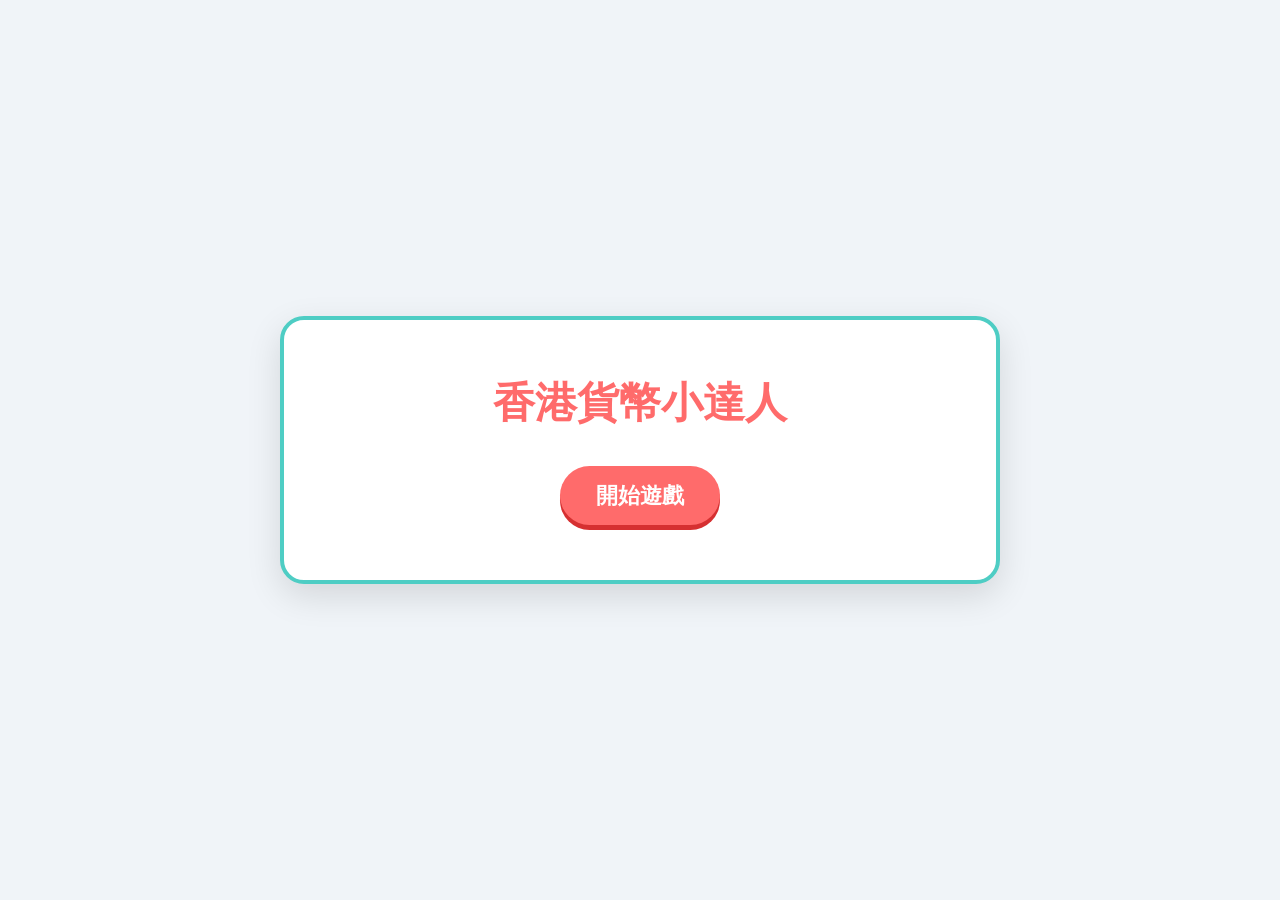
<file: HK_Money_Game/index.html>
<!DOCTYPE html>
<html lang="zh-HK">
<head>
  <meta charset="UTF-8">
  <meta name="viewport" content="width=device-width, initial-scale=1.0">
  <title>香港貨幣小達人</title>
  <style>
    :root {
      --primary-color: #ff6b6b;
      --secondary-color: #4ecdc4;
      --accent-color: #ffe66d;
      --bg-color: #f0f4f8;
      --card-bg: #ffffff;
      --text-color: #2c3e50;
    }

    * {
      box-sizing: border-box;
      margin: 0;
      padding: 0;
      user-select: none;
      -webkit-user-select: none;
      font-family: "Chalkboard SE", "Comic Sans MS", "PingFang TC", "Microsoft JhengHei", sans-serif;
    }

    body {
      background-color: var(--bg-color);
      color: var(--text-color);
      min-height: 100vh;
      display: flex;
      flex-direction: column;
      align-items: center;
      justify-content: center;
      padding: 15px;
    }

    .container {
      width: 100%;
      max-width: 720px;
      background: var(--card-bg);
      border-radius: 24px;
      box-shadow: 0 12px 35px rgba(0,0,0,0.12);
      padding: 25px;
      text-align: center;
      position: relative;
      border: 4px solid var(--secondary-color);
    }

    .header-bar {
      display: flex;
      justify-content: space-between;
      align-items: center;
      margin-bottom: 20px;
    }

    .badge {
      background: var(--accent-color);
      padding: 8px 18px;
      border-radius: 20px;
      font-weight: bold;
      font-size: 1.1rem;
      box-shadow: 0 3px 0 rgba(0,0,0,0.1);
    }

    .question-box {
      background: #eef9f8;
      border-radius: 20px;
      padding: 18px;
      margin-bottom: 20px;
      border: 3px dashed var(--secondary-color);
      display: flex;
      align-items: center;
      justify-content: center;
      gap: 15px;
    }

    .question-text {
      font-size: 1.6rem;
      color: #1a535c;
      font-weight: bold;
    }

    .speaker-btn {
      background: var(--primary-color);
      border: none;
      border-radius: 50%;
      width: 52px;
      height: 52px;
      font-size: 1.6rem;
      color: white;
      cursor: pointer;
      box-shadow: 0 4px 0 #d63031;
      display: flex;
      align-items: center;
      justify-content: center;
      flex-shrink: 0;
      transition: transform 0.1s;
    }

    .speaker-btn:active {
      transform: translateY(3px);
      box-shadow: 0 1px 0 #d63031;
    }

    .options-grid {
      display: grid;
      grid-template-columns: repeat(2, 1fr);
      gap: 16px;
      margin-bottom: 20px;
    }

    .option-card {
      background: #fff;
      border: 4px solid #e0e0e0;
      border-radius: 20px;
      padding: 12px;
      cursor: pointer;
      transition: all 0.2s ease;
      display: flex;
      flex-direction: column;
      align-items: center;
      justify-content: center;
      min-height: 160px;
      box-shadow: 0 5px 0 #e0e0e0;
      position: relative;
      overflow: hidden;
    }

    .option-card:hover {
      transform: translateY(-3px);
      border-color: var(--secondary-color);
    }

    .option-card.correct {
      border-color: #2ecc71 !important;
      background-color: #e8f8f5 !important;
      box-shadow: 0 5px 0 #27ae60 !important;
    }

    .option-card.wrong {
      border-color: #e74c3c !important;
      background-color: #fadbd8 !important;
      box-shadow: 0 5px 0 #c0392b !important;
    }

    .img-wrapper {
      width: 100%;
      height: 120px;
      display: flex;
      align-items: center;
      justify-content: center;
      position: relative;
    }

    .currency-img {
      max-width: 100%;
      max-height: 110px;
      object-fit: contain;
      filter: drop-shadow(2px 4px 6px rgba(0,0,0,0.25));
    }

    /* 將缺圖提示字元縮至極小並藏在按鈕層次後方 */
    .hidden-fallback-text {
      position: absolute;
      top: 0;
      left: 0;
      font-size: 1px !important;
      line-height: 1px !important;
      color: transparent !important;
      opacity: 0 !important;
      z-index: -10 !important;
      pointer-events: none !important;
      user-select: none !important;
      visibility: hidden !important;
      overflow: hidden;
      width: 0;
      height: 0;
    }

    .btn {
      background: var(--primary-color);
      color: white;
      border: none;
      padding: 14px 36px;
      font-size: 1.4rem;
      font-weight: bold;
      border-radius: 50px;
      cursor: pointer;
      box-shadow: 0 5px 0 #d63031;
      transition: all 0.1s;
    }

    .btn:active {
      transform: translateY(3px);
      box-shadow: 0 2px 0 #d63031;
    }

    /* 重溫清單區塊：清晰排版與美化滾動（下拉）條 */
    .review-list {
      display: flex;
      flex-direction: column;
      gap: 14px;
      margin: 20px 0;
      max-height: 380px;
      overflow-y: auto;
      padding-right: 8px;
    }

    .review-list::-webkit-scrollbar {
      width: 8px;
    }

    .review-list::-webkit-scrollbar-track {
      background: #eef4f8;
      border-radius: 10px;
    }

    .review-list::-webkit-scrollbar-thumb {
      background: var(--secondary-color);
      border-radius: 10px;
    }

    .review-item {
      background: #ffffff;
      border: 2px solid #e0e6ed;
      border-radius: 18px;
      padding: 12px 20px;
      display: flex;
      align-items: center;
      justify-content: space-between;
      box-shadow: 0 4px 10px rgba(0,0,0,0.04);
      position: relative;
    }

    .review-info {
      display: flex;
      align-items: center;
      gap: 20px;
    }

    .review-preview {
      width: 120px;
      height: 80px;
      display: flex;
      align-items: center;
      justify-content: center;
      flex-shrink: 0;
      background: #f8fafc;
      border-radius: 10px;
      padding: 4px;
    }

    .review-preview .currency-img {
      max-width: 100%;
      max-height: 72px;
      object-fit: contain;
    }

    .sm-btn {
      background: var(--secondary-color);
      border: none;
      border-radius: 50%;
      width: 46px;
      height: 46px;
      font-size: 1.2rem;
      color: white;
      cursor: pointer;
      box-shadow: 0 3px 0 #3baba3;
      display: flex;
      align-items: center;
      justify-content: center;
      flex-shrink: 0;
    }

    .hidden {
      display: none !important;
    }

    @media (max-width: 500px) {
      .options-grid { grid-template-columns: 1fr; }
      .option-card { min-height: 130px; }
      .question-text { font-size: 1.3rem; }
      .review-preview { width: 90px; height: 65px; }
    }
  </style>
</head>
<body>

  <div class="container">
    <!-- 開始畫面 -->
    <div id="start-screen" style="padding: 30px 0;">
      <h1 style="font-size: 2.6rem; color: var(--primary-color); margin-bottom: 35px;">香港貨幣小達人</h1>
      <button class="btn" onclick="startGame()">開始遊戲</button>
    </div>

    <!-- 遊戲進行畫面 -->
    <div id="game-screen" class="hidden">
      <div class="header-bar">
        <span class="badge" id="progress-text">第 1 / 20 題</span>
        <span class="badge" style="background: #a8e6cf;" id="score-text">得分：0</span>
      </div>

      <div class="question-box">
        <span class="question-text" id="question-label">請找出...</span>
        <button class="speaker-btn" onclick="playQuestionSpeech()" title="朗讀題目">
          <svg width="28" height="28" viewBox="0 0 24 24" fill="white"><path d="M3 9v6h4l5 5V4L7 9H3zm13.5 3c0-1.77-1.02-3.29-2.5-4.03v8.05c1.48-.73 2.5-2.25 2.5-4.02z"/></svg>
        </button>
      </div>

      <div class="options-grid" id="options-container">
        <!-- 動態產生選項 -->
      </div>
    </div>

    <!-- 遊戲結束/重溫畫面 -->
    <div id="result-screen" class="hidden">
      <h2 style="font-size: 2rem; color: var(--primary-color);">挑戰完成！</h2>
      <p id="final-score" style="font-size: 1.4rem; margin: 10px 0; font-weight: bold;"></p>

      <h3 style="text-align: left; margin-top: 15px; color: #2d3436;">貨幣圖樣重溫：</h3>
      <div class="review-list" id="review-list">
        <!-- 動態產生重溫項目 -->
      </div>

      <button class="btn" onclick="startGame()" style="margin-top: 10px;">再玩一次</button>
    </div>
  </div>

  <script>
    /* 1. 本地圖片資料庫 */
    const CURRENCY_DATA = [
      { id: 'coin_10c',  name: '一毫硬幣',   val: '1毫', type: 'coin', speech: '一毫硬幣', img: 'images/coin_10c.jpg' },
      { id: 'coin_20c',  name: '二毫硬幣',   val: '2毫', type: 'coin', speech: '二毫硬幣', img: 'images/coin_20c.jpg' },
      { id: 'coin_50c',  name: '五毫硬幣',   val: '5毫', type: 'coin', speech: '五毫硬幣', img: 'images/coin_50c.jpg' },
      { id: 'coin_1d',   name: '一元硬幣',   val: '$1',   type: 'coin', speech: '一元硬幣', img: 'images/coin_1d.jpg' },
      { id: 'coin_2d',   name: '二元硬幣',   val: '$2',   type: 'coin', speech: '二元硬幣', img: 'images/coin_2d.jpg' },
      { id: 'coin_5d',   name: '五元硬幣',   val: '$5',   type: 'coin', speech: '五元硬幣', img: 'images/coin_5d.jpg' },
      { id: 'coin_10d',  name: '十元硬幣',   val: '$10',  type: 'coin', speech: '十元硬幣', img: 'images/coin_10d.jpg' },

      { id: 'note_10d',   name: '十元紙幣',   val: '$10',   type: 'note', speech: '十元紙幣',   img: 'images/note_10d.jpg', theme: '塑膠/法定鈔票' },
      { id: 'note_20d',   name: '二十元紙幣', val: '$20',   type: 'note', speech: '二十元紙幣', img: 'images/note_20d.jpg', theme: '2018系列：飲茶文化' },
      { id: 'note_50d',   name: '五十元紙幣', val: '$50',   type: 'note', speech: '五十元紙幣', img: 'images/note_50d.jpg', theme: '2018系列：蝴蝶與花卉' },
      { id: 'note_100d',  name: '一百元紙幣', val: '$100',  type: 'note', speech: '一百元紙幣', img: 'images/note_100d.jpg', theme: '2018系列：粵劇' },
      { id: 'note_500d',  name: '五百元紙幣', val: '$500',  type: 'note', speech: '五百元紙幣', img: 'images/note_500d.jpg', theme: '2018系列：地質公園' },
      { id: 'note_1000d', name: '一千元紙幣', val: '$1000', type: 'note', speech: '一千元紙幣', img: 'images/note_1000d.jpg', theme: '2018系列：金融都市' }
    ];

    /* 2. 備用 SVG 防破圖機制 */
    function getFallbackSVGById(id) {
      const item = CURRENCY_DATA.find(i => i.id === id);
      if (!item) return '';

      if (item.type === 'coin') {
        let bg = item.id.includes('c') ? '#E6C200' : '#D8D8D8';
        return `
          <svg viewBox="0 0 100 100" width="80" height="80">
            <circle cx="50" cy="50" r="44" fill="${bg}" stroke="#888" stroke-width="3"/>
            <text x="50" y="58" font-size="22" font-weight="bold" fill="#333" text-anchor="middle">${item.val}</text>
            <text x="50" y="95" font-size="1px" fill="transparent" opacity="0">缺圖片檔</text>
          </svg>
          <span class="hidden-fallback-text">缺圖片檔</span>
        `;
      } else {
        return `
          <svg viewBox="0 0 200 100" width="160" height="80">
            <rect width="200" height="100" rx="6" fill="#4A90E2" stroke="#fff" stroke-width="2"/>
            <text x="100" y="58" font-size="28" font-weight="bold" fill="#fff" text-anchor="middle">${item.val}</text>
            <text x="100" y="95" font-size="1px" fill="transparent" opacity="0">請將圖片放入 images 資料夾</text>
          </svg>
          <span class="hidden-fallback-text">請將圖片放入 images 資料夾</span>
        `;
      }
    }

    function renderCurrencyMedia(item) {
      return `
        <img src="${item.img}" class="currency-img" alt="" 
             onerror="this.onerror=null; this.parentElement.innerHTML=getFallbackSVGById('${item.id}');">
      `;
    }

    /* 3. 音效機制 */
    const TOTAL_ROUNDS = 20;
    let currentRound = 0;
    let score = 0;
    let playedQuestions = [];
    let currentTarget = null;
    let audioCtx = null;

    function initAudioContext() {
      if (!audioCtx) {
        audioCtx = new (window.AudioContext || window.webkitAudioContext)();
      }
    }

    function playSound(type) {
      initAudioContext();
      const now = audioCtx.currentTime;
      const osc = audioCtx.createOscillator();
      const gain = audioCtx.createGain();

      if (type === 'correct') {
        osc.frequency.setValueAtTime(523.25, now);
        osc.frequency.setValueAtTime(659.25, now + 0.12);
        gain.gain.setValueAtTime(0.3, now);
        gain.gain.exponentialRampToValueAtTime(0.01, now + 0.35);
        osc.connect(gain);
        gain.connect(audioCtx.destination);
        osc.start(now);
        osc.stop(now + 0.35);
      } else {
        osc.type = 'sawtooth';
        osc.frequency.setValueAtTime(220, now);
        osc.frequency.setValueAtTime(160, now + 0.15);
        gain.gain.setValueAtTime(0.25, now);
        gain.gain.exponentialRampToValueAtTime(0.01, now + 0.35);
        osc.connect(gain);
        gain.connect(audioCtx.destination);
        osc.start(now);
        osc.stop(now + 0.35);
      }
    }

    /* 4. 廣東話語音 */
    function speakText(text) {
      if ('speechSynthesis' in window) {
        window.speechSynthesis.cancel();
        const utterance = new SpeechSynthesisUtterance(text);
        utterance.lang = 'zh-HK';
        utterance.rate = 0.85;

        const voices = window.speechSynthesis.getVoices();
        const hkVoice = voices.find(v => v.lang === 'zh-HK' || v.lang === 'zh_HK');
        if (hkVoice) {
          utterance.voice = hkVoice;
        }
        window.speechSynthesis.speak(utterance);
      }
    }

    function playQuestionSpeech() {
      if (currentTarget) {
        speakText(`請找出${currentTarget.speech}`);
      }
    }

    /* 5. 遊戲流程 */
    function startGame() {
      initAudioContext();
      currentRound = 0;
      score = 0;
      playedQuestions = [];

      document.getElementById('start-screen').classList.add('hidden');
      document.getElementById('result-screen').classList.add('hidden');
      document.getElementById('game-screen').classList.remove('hidden');

      nextQuestion();
    }

    function nextQuestion() {
      if (currentRound >= TOTAL_ROUNDS) {
        showResultScreen();
        return;
      }

      currentRound++;
      document.getElementById('progress-text').innerText = `第 ${currentRound} / ${TOTAL_ROUNDS} 題`;
      document.getElementById('score-text').innerText = `得分：${score}`;

      let available = CURRENCY_DATA.filter(item => !playedQuestions.includes(item));
      if (available.length === 0) {
        available = CURRENCY_DATA.filter(item => item.id !== (currentTarget ? currentTarget.id : null));
      }

      currentTarget = available[Math.floor(Math.random() * available.length)];
      playedQuestions.push(currentTarget);

      document.getElementById('question-label').innerText = `請找出「${currentTarget.name}」`;
      setTimeout(playQuestionSpeech, 200);

      const options = [currentTarget];
      const wrongPool = CURRENCY_DATA.filter(item => item.id !== currentTarget.id);
      wrongPool.sort(() => Math.random() - 0.5);
      for (let i = 0; i < 3; i++) {
        options.push(wrongPool[i]);
      }
      options.sort(() => Math.random() - 0.5);

      const container = document.getElementById('options-container');
      container.innerHTML = '';

      options.forEach(item => {
        const card = document.createElement('div');
        card.className = 'option-card';
        card.dataset.id = item.id;
        card.onclick = () => handleAnswer(item.id, card);

        card.innerHTML = `
          <div class="img-wrapper">
            ${renderCurrencyMedia(item)}
          </div>
        `;
        container.appendChild(card);
      });
    }

    function handleAnswer(selectedId, cardElement) {
      const cards = document.querySelectorAll('.option-card');
      cards.forEach(c => c.style.pointerEvents = 'none');

      if (selectedId === currentTarget.id) {
        playSound('correct');
        cardElement.classList.add('correct');
        score += 5;
        document.getElementById('score-text').innerText = `得分：${score}`;
      } else {
        playSound('wrong');
        cardElement.classList.add('wrong');
        cards.forEach(c => {
          if (c.dataset.id === currentTarget.id) {
            c.classList.add('correct');
          }
        });
      }

      setTimeout(nextQuestion, 1400);
    }

    /* 6. 結算畫面 */
    function showResultScreen() {
      document.getElementById('game-screen').classList.add('hidden');
      document.getElementById('result-screen').classList.remove('hidden');

      document.getElementById('final-score').innerText = `最終得分：${score} 分！`;

      const reviewContainer = document.getElementById('review-list');
      reviewContainer.innerHTML = '';

      const uniquePlayed = Array.from(new Set(playedQuestions));

      uniquePlayed.forEach(item => {
        const itemRow = document.createElement('div');
        itemRow.className = 'review-item';

        itemRow.innerHTML = `
          <div class="review-info">
            <div class="review-preview">
              ${renderCurrencyMedia(item)}
            </div>
            <div style="text-align: left;">
              <div style="font-size: 1.25rem; font-weight: bold; color: #2c3e50; margin-bottom: 4px;">${item.name}</div>
              <div style="font-size: 0.95rem; color: #64748b; font-weight: 500;">${item.type === 'note' ? item.theme : '香港法定流通硬幣'}</div>
            </div>
          </div>
          <button class="sm-btn" onclick="speakText('${item.speech}')" title="發音">
            <svg width="22" height="22" viewBox="0 0 24 24" fill="white"><path d="M3 9v6h4l5 5V4L7 9H3zm13.5 3c0-1.77-1.02-3.29-2.5-4.03v8.05c1.48-.73 2.5-2.25 2.5-4.02z"/></svg>
          </button>
        `;

        reviewContainer.appendChild(itemRow);
      });

      const endPhrases = ['完成啦！', '成功啦！', '好叻呀！'];
      const randomPhrase = endPhrases[Math.floor(Math.random() * endPhrases.length)];
      speakText(`${randomPhrase} 你完成了遊戲，得到${score}分！`);
    }

    if ('speechSynthesis' in window) {
      window.speechSynthesis.onvoiceschanged = () => {
        window.speechSynthesis.getVoices();
      };
    }
  </script>
</body>
</html>
</file>
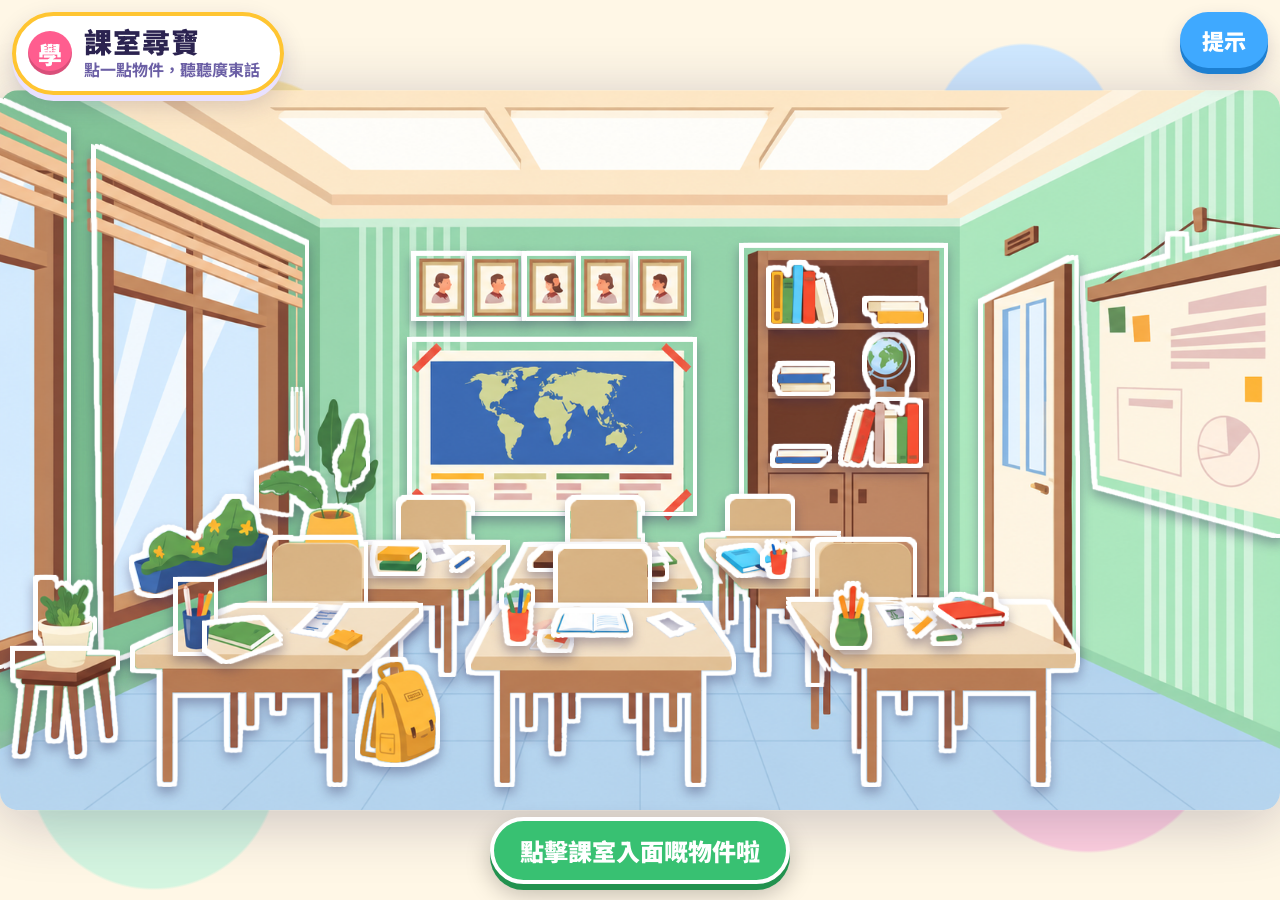
<file: 課室尋寶 點一點聽一聽-20261030T131656Z-1-001/課室尋寶 點一點聽一聽/index.html>
<!DOCTYPE html>
<html lang="zh-HK">
<head>
<meta charset="UTF-8">
<meta name="viewport" content="width=device-width, initial-scale=1, viewport-fit=cover">
<title>課室尋寶 · 點一點，聽一聽</title>
<link rel="preconnect" href="https://fonts.googleapis.com">
<link rel="preconnect" href="https://fonts.gstatic.com" crossorigin>
<link href="https://fonts.googleapis.com/css2?family=Noto+Sans+TC:wght@500;700;900&display=swap" rel="stylesheet">
<style>
  :root{
    --ink:#2b2350;
    --sun:#ffc531; --berry:#ff5d8f; --sky:#3fa9ff; --leaf:#38c172; --grape:#8b5cf6; --orange:#ff8a3d;
    --font: 'Noto Sans TC', 'PingFang HK', 'Microsoft JhengHei', system-ui, sans-serif;
  }
  *{box-sizing:border-box;margin:0;padding:0;-webkit-tap-highlight-color:transparent}
  html,body{width:100%;height:100%;overflow:hidden;background:#cfe6d6;font-family:var(--font);color:var(--ink)}
  /* blurred fill so the map always covers the full screen */
  .backdrop{position:fixed;inset:0;background:radial-gradient(circle at 20% 20%,#ffe9a8 0 8%,transparent 8.2%),radial-gradient(circle at 85% 80%,#ffd0e0 0 10%,transparent 10.2%),radial-gradient(circle at 80% 15%,#cfe8ff 0 7%,transparent 7.2%),radial-gradient(circle at 12% 85%,#d4f5e0 0 9%,transparent 9.2%),#fff7e6}
  .stage{position:fixed;left:50%;top:50%;transform:translate(-50%,-50%);
    width:min(100vw, calc(100vh * 1672 / 940));width:min(100vw, calc(100dvh * 1672 / 940));
    aspect-ratio:1672/940;cursor:pointer;isolation:isolate;touch-action:manipulation;
    box-shadow:0 10px 60px rgba(43,35,80,.25);border-radius:min(1.6vw,18px);overflow:visible}
  .stage .bg{position:absolute;inset:0;width:100%;height:100%;display:block;border-radius:inherit;user-select:none;-webkit-user-drag:none}
  .spr{position:absolute;pointer-events:none;user-select:none;transform-origin:50% 70%;
    --o:max(1.4px, calc(var(--sw) * .0032));
    filter:
      drop-shadow(var(--o) 0 0 #fff) drop-shadow(calc(var(--o) * -1) 0 0 #fff)
      drop-shadow(0 var(--o) 0 #fff) drop-shadow(0 calc(var(--o) * -1) 0 #fff)
      drop-shadow(0 calc(var(--o) * 1.6) calc(var(--o) * 1.4) rgba(43,35,80,.35));
    transition:transform .28s cubic-bezier(.34,1.56,.64,1), filter .28s;
    transform:translateY(calc(var(--o) * -0.8));
  }
  .spr.hover{transform:translateY(calc(var(--o) * -3)) scale(1.06)}
  .spr.active{transform:translateY(calc(var(--o) * -5)) scale(1.14);
    filter:
      drop-shadow(var(--o) 0 0 #fff) drop-shadow(calc(var(--o) * -1) 0 0 #fff)
      drop-shadow(0 var(--o) 0 #fff) drop-shadow(0 calc(var(--o) * -1) 0 #fff)
      drop-shadow(0 0 calc(var(--o) * 3) #ffd84d)
      drop-shadow(0 calc(var(--o) * 5) calc(var(--o) * 4) rgba(43,35,80,.45));
    animation:wiggle 1.6s ease-in-out .3s infinite}
  @keyframes wiggle{0%,100%{rotate:0deg}25%{rotate:-1.6deg}75%{rotate:1.6deg}}

  /* title badge */
  .badge{position:fixed;pointer-events:none;left:max(12px,env(safe-area-inset-left));top:max(12px,env(safe-area-inset-top));z-index:20;
    display:flex;align-items:center;gap:12px;padding:10px 20px 10px 12px;background:#fff;border-radius:999px;
    box-shadow:0 6px 0 #e9e1ff,0 10px 24px rgba(43,35,80,.18);border:4px solid var(--sun)}
  .badge .dot{width:44px;height:44px;border-radius:50%;background:var(--berry);display:grid;place-items:center;color:#fff;font-weight:900;font-size:24px;box-shadow:inset 0 -4px 0 rgba(0,0,0,.15)}
  .badge h1{font-size:clamp(18px,2.4vw,28px);font-weight:900;letter-spacing:.04em;line-height:1.1}
  .badge p{font-size:clamp(12px,1.4vw,16px);font-weight:700;color:#6b5fa5}
  .hint-btn{position:fixed;right:max(12px,env(safe-area-inset-right));top:max(12px,env(safe-area-inset-top));z-index:20;
    font:900 clamp(16px,2vw,22px) var(--font);color:#fff;background:var(--sky);border:none;border-radius:999px;padding:12px 22px;
    box-shadow:0 6px 0 #1d7fd1,0 10px 20px rgba(43,35,80,.2);cursor:pointer;transition:transform .15s}
  .hint-btn:active{transform:translateY(4px);box-shadow:0 2px 0 #1d7fd1}
  .stage.pulse .spr{animation:pulse 1.2s ease-in-out 2}
  @keyframes pulse{50%{transform:translateY(calc(var(--o) * -4)) scale(1.08)}}

  /* modal */
  .overlay{position:fixed;inset:0;z-index:50;display:grid;place-items:center;padding:16px;
    background:rgba(43,35,80,.32);backdrop-filter:blur(1.5px);opacity:0;pointer-events:none;transition:opacity .25s}
  .overlay.open{opacity:1;pointer-events:auto}
  .card{position:relative;width:min(92vw,520px);max-height:92dvh;background:#fff;border-radius:36px;padding:28px 28px 30px;text-align:center;
    border:8px solid var(--c,var(--sun));box-shadow:0 14px 0 var(--cd,#e0a800),0 30px 60px rgba(0,0,0,.25);
    transform:scale(.6) rotate(-4deg);transition:transform .45s cubic-bezier(.34,1.56,.64,1);display:flex;flex-direction:column;align-items:center;gap:14px}
  .overlay.open .card{transform:scale(1) rotate(0)}
  .card::before{content:"";position:absolute;inset:0;border-radius:28px;pointer-events:none;
    background:radial-gradient(circle at 15% 12%,var(--cl,#fff5cc) 0 60px,transparent 61px),radial-gradient(circle at 90% 85%,var(--cl,#fff5cc) 0 80px,transparent 81px)}
  .pic{position:relative;height:clamp(110px,28dvh,220px);width:100%;display:grid;place-items:center}
  .pic img{max-width:85%;max-height:100%;object-fit:contain;
    filter:drop-shadow(5px 0 0 #fff) drop-shadow(-5px 0 0 #fff) drop-shadow(0 5px 0 #fff) drop-shadow(0 -5px 0 #fff) drop-shadow(0 12px 10px rgba(43,35,80,.35));
    animation:float 2.6s ease-in-out infinite}
  @keyframes float{0%,100%{transform:translateY(0) rotate(-2deg)}50%{transform:translateY(-10px) rotate(2deg)}}
  .name{position:relative;font-size:clamp(56px,13vw,96px);font-weight:900;line-height:1.05;color:var(--c,var(--sun));
    -webkit-text-stroke:3px var(--ink);paint-order:stroke fill;text-shadow:0 6px 0 var(--ink);letter-spacing:.06em}
  .say{position:relative;display:flex;align-items:center;gap:14px;font:900 clamp(24px,5vw,32px) var(--font);color:#fff;
    background:var(--leaf);border:none;border-radius:999px;padding:16px 34px 16px 20px;cursor:pointer;
    box-shadow:0 8px 0 #22924f,0 14px 24px rgba(34,146,79,.35);transition:transform .12s, box-shadow .12s;min-height:72px}
  .say:active{transform:translateY(6px);box-shadow:0 2px 0 #22924f}
  .say .ic{width:56px;height:56px;border-radius:50%;background:#fff;display:grid;place-items:center;color:var(--leaf)}
  .say.playing .ic svg .w{animation:wave .7s ease-in-out infinite alternate}
  .say.playing .ic svg .w2{animation-delay:.25s}
  @keyframes wave{from{opacity:.2}to{opacity:1}}
  .close{position:absolute;top:-22px;right:-22px;width:64px;height:64px;border-radius:50%;border:6px solid #fff;background:var(--berry);color:#fff;
    display:grid;place-items:center;cursor:pointer;box-shadow:0 6px 0 #c9346a,0 10px 20px rgba(0,0,0,.2);z-index:2}
  .close:active{transform:translateY(4px);box-shadow:0 2px 0 #c9346a}
  .note{position:relative;font-size:15px;font-weight:700;color:#c9346a;display:none;max-width:400px}
  .note.show{display:block}
  .toast{position:fixed;pointer-events:none;left:50%;bottom:max(16px,env(safe-area-inset-bottom));transform:translateX(-50%);z-index:20;
    background:var(--leaf);color:#fff;border-radius:999px;padding:12px 26px;font-weight:900;font-size:clamp(18px,2.2vw,24px);border:4px solid #fff;
    box-shadow:0 6px 0 #22924f,0 10px 24px rgba(0,0,0,.25);transition:opacity .4s;white-space:nowrap}
  .toast.hide{opacity:0}
  @media (max-width:640px){
    .badge{padding:6px 14px 6px 6px;gap:8px;border-width:3px}
    .badge .dot{width:32px;height:32px;font-size:18px}
    .badge p{display:none}
    .hint-btn{padding:8px 14px}
    .close{top:-16px;right:-10px;width:56px;height:56px}
    .card{padding:22px 18px 24px;border-radius:30px}
  }
  @media (orientation:portrait){
    html,body{overflow-x:auto;overflow-y:hidden}
    .stage{position:absolute;left:0;top:0;transform:none;height:100vh;height:100dvh;width:auto;border-radius:0}
    .backdrop{display:none}
  }
  @media (orientation:portrait) and (max-width:820px){
    .toast{white-space:normal;text-align:center;width:max-content;max-width:92vw;border-radius:24px}
  }
  @media (prefers-reduced-motion:reduce){*{animation:none!important;transition:none!important}}
</style>
</head>
<body>
<div class="backdrop" aria-hidden="true"></div>

<header class="badge">
  <div class="dot">學</div>
  <div><h1>課室尋寶</h1><p>點一點物件，聽聽廣東話</p></div>
</header>
<button class="hint-btn" id="hintBtn" type="button">提示</button>

<main class="stage" id="stage" aria-label="課室互動地圖">
  <img class="bg" src="classroom.png" alt="課室圖畫" draggable="false">
</main>

<div class="toast" id="toast">點擊課室入面嘅物件啦</div>

<div class="overlay" id="overlay" role="dialog" aria-modal="true" aria-labelledby="objName">
  <div class="card" id="card">
    <button class="close" id="closeBtn" type="button" aria-label="關閉">
      <svg width="28" height="28" viewBox="0 0 24 24" fill="none" stroke="currentColor" stroke-width="4" stroke-linecap="round"><path d="M6 6l12 12M18 6L6 18"/></svg>
    </button>
    <div class="pic"><img id="objPic" alt=""></div>
    <div class="name" id="objName">桌子</div>
    <button class="say" id="sayBtn" type="button" aria-label="播放廣東話讀音">
      <span class="ic"><svg width="34" height="34" viewBox="0 0 24 24" fill="none" stroke="currentColor" stroke-width="2.6" stroke-linecap="round" stroke-linejoin="round"><path d="M4 9h4l5-4v14l-5-4H4z" fill="currentColor"/><path class="w" d="M16 9a4 4 0 0 1 0 6"/><path class="w w2" d="M18.5 6.5a8 8 0 0 1 0 11"/></svg></span>
      聽讀音
    </button>
    <div class="note" id="note">你部裝置未有廣東話語音，可能會用其他聲音讀出。可以喺系統設定加入「粵語（香港）」語音。</div>
  </div>
</div>

<script src="data.js"></script>
<script>
(() => {
  const D = window.CLASSROOM, W = D.W, H = D.H, LW = D.LW, LH = D.LH;
  const stage = document.getElementById('stage');
  const THEME = {
    desk:['#ff8a3d','#d4621a','#ffe3cf'], chair:['#8b5cf6','#6235c9','#ece4ff'], board:['#3fa9ff','#1d7fd1','#dcefff'],
    book:['#ff5d8f','#c9346a','#ffe0ea'], stat:['#ffc531','#d69e00','#fff3c7'], photo:['#38c172','#22924f','#d8f6e5'],
    bag:['#ffb020','#cc8400','#fff0cc'], door:['#ef5350','#b72d2b','#ffe0df'], map:['#26b5c9','#138494','#d6f4f8'],
    shelf:['#b9773d','#8a531f','#f6e5d3'], globe:['#3fa9ff','#1d7fd1','#dcefff'], window:['#5bc0eb','#2d93c0','#dff4fc'],
    plant:['#38c172','#22924f','#d8f6e5'], stool:['#e07a5f','#b0533a','#fbe2da']
  };

  // decode hit map
  const hit = new Uint8Array(LW * LH);
  for (let i = 0, p = 0; i < D.hit.length; i += 2) { hit.fill(D.hit[i], p, p + D.hit[i + 1]); p += D.hit[i + 1]; }

  // sprites
  const els = D.items.map((it, i) => {
    const img = new Image();
    img.src = 'sprites/' + it.id + '.png';
    img.className = 'spr'; img.alt = ''; img.draggable = false;
    Object.assign(img.style, { left: it.x / W * 100 + '%', top: it.y / H * 100 + '%', width: it.w / W * 100 + '%', height: it.h / H * 100 + '%', zIndex: i + 1 });
    stage.appendChild(img);
    return img;
  });
  const setSW = () => stage.style.setProperty('--sw', stage.getBoundingClientRect().width + 'px');
  setSW(); addEventListener('resize', setSW);

  const pick = (e) => {
    const r = stage.getBoundingClientRect();
    const x = Math.floor((e.clientX - r.left) / r.width * LW), y = Math.floor((e.clientY - r.top) / r.height * LH);
    if (x < 0 || y < 0 || x >= LW || y >= LH) return -1;
    // search a small radius so little fingers don't miss
    const v = hit[y * LW + x]; if (v) return v - 1;
    for (let rad = 1; rad <= 4; rad++) for (let dy = -rad; dy <= rad; dy++) for (let dx = -rad; dx <= rad; dx++) {
      const xx = x + dx, yy = y + dy; if (xx < 0 || yy < 0 || xx >= LW || yy >= LH) continue;
      const w = hit[yy * LW + xx]; if (w) return w - 1;
    }
    return -1;
  };

  let hovered = -1, active = -1;
  const lift = (i, cls, on) => {
    if (i < 0) return;
    els[i].classList.toggle(cls, on);
    els[i].style.zIndex = on ? 200 + (cls === 'active' ? 100 : 0) : (els[i].classList.contains('active') || els[i].classList.contains('hover') ? els[i].style.zIndex : i + 1);
  };
  stage.addEventListener('pointermove', (e) => {
    if (e.pointerType !== 'mouse' || active >= 0) return;
    const i = pick(e); if (i === hovered) return;
    lift(hovered, 'hover', false); hovered = i; lift(hovered, 'hover', true);
    stage.style.cursor = i >= 0 ? 'pointer' : 'default';
  });
  stage.addEventListener('pointerleave', () => { lift(hovered, 'hover', false); hovered = -1; });
  stage.addEventListener('click', (e) => { const i = pick(e); if (i >= 0) open(i); });

  // modal
  const ov = document.getElementById('overlay'), card = document.getElementById('card');
  const nameEl = document.getElementById('objName'), pic = document.getElementById('objPic');
  const sayBtn = document.getElementById('sayBtn'), note = document.getElementById('note');
  let current = null, currentKind = null;
  function open(i) {
    lift(hovered, 'hover', false); hovered = -1;
    if (active >= 0) lift(active, 'active', false);
    active = i; lift(i, 'active', true);
    const it = D.items[i], lab = D.labels[it.kind], t = THEME[it.kind];
    current = lab.name;
    nameEl.textContent = lab.name; currentKind = it.kind; preload(it.kind); pic.src = 'sprites/' + it.id + '.png'; pic.alt = lab.name;
    card.style.setProperty('--c', t[0]); card.style.setProperty('--cd', t[1]); card.style.setProperty('--cl', t[2]);
    setTimeout(() => { ov.classList.add('open'); sayBtn.focus({ preventScroll: true }); }, 260);
    toast.classList.add('hide');
  }
  function close() {
    ov.classList.remove('open');
    if (active >= 0) { lift(active, 'active', false); active = -1; }
    if ('speechSynthesis' in window) speechSynthesis.cancel();
    sayBtn.classList.remove('playing');
  }
  document.getElementById('closeBtn').addEventListener('click', close);
  ov.addEventListener('click', (e) => { if (e.target === ov) close(); });
  addEventListener('keydown', (e) => { if (e.key === 'Escape') close(); });

  // Cantonese speech (zh-HK)
  let voice = null;
  const findVoice = () => {
    const vs = speechSynthesis.getVoices();
    voice = vs.find(v => /zh[-_]HK/i.test(v.lang)) || vs.find(v => /yue/i.test(v.lang)) ||
            vs.find(v => /cantonese|粵|廣東|hong kong/i.test(v.name)) || null;
  };
  if ('speechSynthesis' in window) { findVoice(); speechSynthesis.onvoiceschanged = findVoice; }
  function speak(text) {
    if (!('speechSynthesis' in window)) { note.textContent = '呢個瀏覽器唔支援朗讀功能。'; note.classList.add('show'); return; }
    speechSynthesis.cancel();
    const u = new SpeechSynthesisUtterance(text);
    u.lang = 'zh-HK'; if (voice) u.voice = voice;
    u.rate = 0.75; u.pitch = 1.1; u.volume = 1;
    u.onstart = () => sayBtn.classList.add('playing');
    u.onend = u.onerror = () => sayBtn.classList.remove('playing');
    speechSynthesis.speak(u);
    note.classList.toggle('show', !voice && speechSynthesis.getVoices().length > 0);
  }
  // loud pre-recorded Cantonese audio, boosted through Web Audio
  let ctx = null, out = null, src = null;
  const buffers = {}, raw = {};
  const preload = (k) => { if (!raw[k]) raw[k] = fetch('audio/' + k + '.mp3').then(r => { if (!r.ok) throw 0; return r.arrayBuffer(); }).catch(e => { delete raw[k]; throw e; }); return raw[k]; };
  const getCtx = () => {
    if (ctx) return ctx;
    const AC = window.AudioContext || window.webkitAudioContext; if (!AC) return null;
    ctx = new AC();
    const gain = ctx.createGain(); gain.gain.value = 2.6;
    const comp = ctx.createDynamicsCompressor();
    comp.threshold.value = -14; comp.knee.value = 6; comp.ratio.value = 12; comp.attack.value = 0.002; comp.release.value = 0.15;
    const post = ctx.createGain(); post.gain.value = 1.35;
    gain.connect(comp); comp.connect(post); post.connect(ctx.destination);
    out = gain; return ctx;
  };
  async function play(kind, text) {
    const c = getCtx();
    try {
      if (!c) throw 0;
      if (c.state === 'suspended') await c.resume();
      if (!buffers[kind]) buffers[kind] = await c.decodeAudioData((await preload(kind)).slice(0));
      if (src) try { src.stop(); } catch (e) {}
      src = c.createBufferSource(); src.buffer = buffers[kind]; src.connect(out);
      sayBtn.classList.add('playing'); src.onended = () => sayBtn.classList.remove('playing');
      src.start();
    } catch (e) {
      try { const a = new Audio('audio/' + kind + '.mp3'); a.volume = 1; sayBtn.classList.add('playing'); a.onended = () => sayBtn.classList.remove('playing'); await a.play(); }
      catch (e2) { sayBtn.classList.remove('playing'); speak(text); }
    }
  }
  sayBtn.addEventListener('click', () => current && play(currentKind, current));

  // hint: make every object bounce
  const toast = document.getElementById('toast');
  const portrait = matchMedia('(orientation:portrait)');
  const centerView = () => { if (portrait.matches) document.scrollingElement.scrollLeft = (stage.offsetWidth - innerWidth) / 2; };
  if (portrait.matches) toast.textContent = '左右滑動，點擊物件啦';
  requestAnimationFrame(centerView); portrait.addEventListener('change', () => { setSW(); centerView(); });
  document.getElementById('hintBtn').addEventListener('click', () => {
    stage.classList.remove('pulse'); void stage.offsetWidth; stage.classList.add('pulse');
    setTimeout(() => stage.classList.remove('pulse'), 2600);
  });
  setTimeout(() => toast.classList.add('hide'), 6000);
})();
</script>
<script data-pplx-inline-edit>
(function () {
  if (window === window.top) return;

  const allowedParentOrigins = ["https://www.perplexity.ai","https://perplexity.ai","https://testing.perplexity.ai","https://staging.perplexity.ai","https://*.preview.i.perplexity.ai","http://perplexity.localhost","http://localhost:1420","http://127.0.0.1:1420","http://localhost:3000","http://127.0.0.1:3000","http://localhost:5173","http://127.0.0.1:5173"];
  const MAX_FONT_BYTES = 500 * 1024;
  const MAX_TOTAL_FONT_BYTES = 2 * 1024 * 1024;
  const DEFAULT_LINE_HEIGHT = 16;
  let scrollForwarding = false;
  let scrollRaf = 0;
  let trustedTopOrigin = null;

  // Allow entries like "https://*.preview.i.perplexity.ai" — the wildcard
  // matches a single DNS label (no dots), so "https://*.foo" cannot stretch
  // across multiple labels.
  function matchesAllowedOrigin(origin) {
    if (!origin) return false;
    for (const entry of allowedParentOrigins) {
      if (!entry.includes("*")) {
        if (entry === origin) return true;
        continue;
      }
      const pattern = new RegExp(
        "^" +
          entry.replace(/[.+?^${}()|[\]\\]/g, "\\$&").replace(/\*/g, "[^.]+") +
          "$",
      );
      if (pattern.test(origin)) return true;
    }
    return false;
  }

  // Trust decision: when the sender is same-origin-visible (event.origin is a
  // real origin like https://www.perplexity.ai) we trust event.origin directly.
  // When event.origin is "null" (opaque broker srcdoc), we fall back to the
  // broker's stamped `parentOrigin` to identify the top window. The fallback
  // is claim-only — we rely on the browser's native `targetOrigin` enforcement
  // on the response path (see postToTrustedTop) to ensure replies can't be
  // delivered to anyone but the actual top window of that claimed origin.
  function getTrustedParentOrigin(event) {
    const forwardedParentOrigin =
      typeof event.data.parentOrigin === "string" ? event.data.parentOrigin : null;
    const parentOrigin = event.origin === "null" ? forwardedParentOrigin : event.origin;
    return matchesAllowedOrigin(parentOrigin) ? parentOrigin : null;
  }

  // All responses go to window.top with targetOrigin = the allowlisted origin.
  // An attacker that iframes us inside their own null-origin broker can claim
  // any parentOrigin they like, but the browser will drop the reply whenever
  // the real top's origin doesn't match — so the screenshot never leaves.
  function postToTrustedTop(message) {
    if (!trustedTopOrigin) return;
    try {
      window.top.postMessage(message, trustedTopOrigin);
    } catch (_error) {}
  }

  const PICK_CAPABILITIES = ["pick"];
  const PICK_CHAIN_LENGTH = 4;
  const PICK_MAX_TEXT_CHARS = 120;
  const PICK_MAX_HTML_CHARS = 300;

  function truncate(value, maxChars) {
    return value.length > maxChars ? value.slice(0, maxChars - 1) + "…" : value;
  }

  function isPickableElement(element) {
    return (
      element instanceof Element &&
      element !== document.documentElement &&
      element !== document.body
    );
  }

  function resolvePickTarget(x, y) {
    if (!Number.isFinite(x) || !Number.isFinite(y)) return null;
    const element = document.elementFromPoint(x, y);
    return isPickableElement(element) ? element.closest("svg") || element : null;
  }

  function pickLabel(element) {
    if (element.id) return element.localName + "#" + element.id;
    return [element.localName].concat(Array.from(element.classList).slice(0, 2)).join(".");
  }

  // Only attributes that help find the element in source. data-* values and URL
  // query strings or fragments can carry tokens.
  const PICK_ATTRIBUTES = new Set([
    "id",
    "class",
    "name",
    "type",
    "role",
    "alt",
    "aria-label",
    "href",
    "src",
  ]);

  function pickAttributeValue(attribute) {
    return attribute.name === "href" || attribute.name === "src"
      ? attribute.value.split(/[?#]/)[0]
      : attribute.value;
  }

  function describePickElement(element) {
    const chain = [];
    for (
      let current = element;
      isPickableElement(current) && chain.length < PICK_CHAIN_LENGTH;
      current = current.parentElement
    ) {
      chain.unshift(current);
    }
    const attributes = Array.from(element.attributes)
      .filter((attribute) => PICK_ATTRIBUTES.has(attribute.name))
      .map((attribute) => ` ${attribute.name}="${pickAttributeValue(attribute).replace(/"/g, "&quot;")}"`)
      .join("");
    const text = (element.innerText || element.textContent || "").replace(/\s+/g, " ").trim();
    return {
      chain: chain.map(pickLabel),
      html: truncate(`<${element.localName}${attributes}>`, PICK_MAX_HTML_CHARS),
      text: text ? truncate(text, PICK_MAX_TEXT_CHARS) : undefined,
    };
  }

  // Hover asks once per frame, and innerText on a large section forces layout,
  // so only the rect is re-read while the pointer stays on the same element.
  // Clicks ask for fresh details since the page may have changed the element.
  let lastPick = null;

  function describePickTarget(element, fresh) {
    if (fresh || lastPick?.element !== element) {
      lastPick = { element, details: describePickElement(element) };
    }
    const rect = element.getBoundingClientRect();
    return {
      rect: { x: rect.left, y: rect.top, width: rect.width, height: rect.height },
      ...lastPick.details,
    };
  }

  function inlineAll(original, clone) {
    if (original.nodeType !== 1 || clone.nodeType !== 1) return;

    try {
      const computedStyle = getComputedStyle(original);
      // cssText on a computed style is the serialized declaration in modern
      // Chromium/Safari — a single read beats enumerating ~400 longhand
      // properties. Firefox returns "" here, so we fall back on empty.
      const serialized = computedStyle.cssText;
      if (serialized) {
        clone.style.cssText = serialized;
      } else {
        const parts = new Array(computedStyle.length);
        for (let index = 0; index < computedStyle.length; index += 1) {
          const property = computedStyle[index];
          parts[index] = `${property}:${computedStyle.getPropertyValue(property)};`;
        }
        clone.style.cssText = parts.join("");
      }
    } catch (_error) {}

    const originalChildren = original.children;
    const clonedChildren = clone.children;
    for (
      let index = 0;
      index < originalChildren.length && index < clonedChildren.length;
      index += 1
    ) {
      inlineAll(originalChildren[index], clonedChildren[index]);
    }
  }

  function extractFontUrl(srcValue) {
    const matches = [
      ...srcValue.matchAll(
        /url\(["']?([^"')]+)["']?\)(?:\s*format\(["']?([^"')]+)["']?\))?/gi,
      ),
    ];
    if (matches.length === 0) return null;
    const woff2 = matches.find((m) => m[2] && m[2].toLowerCase().includes("woff2"));
    if (woff2) return woff2[1];
    const woff = matches.find((m) => m[2] && m[2].toLowerCase().includes("woff"));
    if (woff) return woff[1];
    return matches[0][1];
  }

  // Cache resolved font URL -> data URI across captures. Fonts on a page
  // essentially never change, and a batch run emits multiple captures back to
  // back — without this we'd refetch + re-base64 every time.
  const fontDataUriCache = new Map();
  const SRC_DECLARATION_RE = /src\s*:\s*[^;}]+/i;

  async function fetchAsDataUri(url) {
    if (fontDataUriCache.has(url)) return fontDataUriCache.get(url);
    let dataUri = null;
    try {
      const response = await fetch(url, { mode: "cors", credentials: "omit" });
      if (response.ok) {
        const blob = await response.blob();
        if (blob.size <= MAX_FONT_BYTES) {
          dataUri = await new Promise((resolve) => {
            const reader = new FileReader();
            reader.onloadend = () =>
              resolve(typeof reader.result === "string" ? reader.result : null);
            reader.onerror = () => resolve(null);
            reader.readAsDataURL(blob);
          });
        }
      }
    } catch (_error) {
      dataUri = null;
    }
    fontDataUriCache.set(url, dataUri);
    return dataUri;
  }

  function collectFontFaceRuleTexts() {
    const rules = [];
    for (const sheet of document.styleSheets) {
      let cssRules;
      try {
        cssRules = sheet.cssRules;
      } catch (_error) {
        continue;
      }
      if (!cssRules) continue;
      for (const rule of cssRules) {
        const cssText = rule.cssText || "";
        if (cssText.startsWith("@font-face")) rules.push(cssText);
      }
    }
    return rules;
  }

  async function buildInlinedFontCss() {
    const ruleTexts = collectFontFaceRuleTexts();
    if (ruleTexts.length === 0) return null;

    const resolved = ruleTexts.map((cssText) => {
      if (!SRC_DECLARATION_RE.test(cssText)) return null;
      const srcMatch = cssText.match(/src\s*:\s*([^;}]+)[;}]/i);
      if (!srcMatch) return null;
      const url = extractFontUrl(srcMatch[1]);
      if (!url) return null;
      try {
        return { cssText, url: new URL(url, document.baseURI).href };
      } catch (_error) {
        return null;
      }
    });

    const dataUris = await Promise.all(
      resolved.map((entry) => (entry ? fetchAsDataUri(entry.url) : Promise.resolve(null))),
    );

    const inlined = [];
    let totalBytes = 0;
    for (let index = 0; index < resolved.length; index += 1) {
      const entry = resolved[index];
      const dataUri = dataUris[index];
      if (!entry || !dataUri) continue;
      const approxBytes = dataUri.length * 0.75;
      if (totalBytes + approxBytes > MAX_TOTAL_FONT_BYTES) break;
      totalBytes += approxBytes;
      inlined.push(entry.cssText.replace(SRC_DECLARATION_RE, `src: url("${dataUri}")`));
    }
    return inlined.length > 0 ? inlined.join("\n") : null;
  }

  function stripExternal(clone) {
    const images = clone.querySelectorAll("img");
    for (let index = 0; index < images.length; index += 1) {
      const src = images[index].getAttribute("src");
      if (src && !src.startsWith("data:")) images[index].removeAttribute("src");
    }

    const elements = clone.querySelectorAll("*");
    for (let index = 0; index < elements.length; index += 1) {
      const style = elements[index].style.cssText;
      if (style && style.includes("url(")) {
        elements[index].style.cssText = style.replace(
          /url\(["']?(?!data:)[^)"']*["']?\)/gi,
          "none",
        );
      }
    }
  }

  function emitScroll() {
    scrollRaf = 0;
    if (!scrollForwarding) return;
    postToTrustedTop({
      type: "INLINE_EDIT_SCROLL",
      scrollX: window.scrollX,
      scrollY: window.scrollY,
      capabilities: PICK_CAPABILITIES,
    });
  }

  window.addEventListener(
    "scroll",
    function () {
      if (!scrollForwarding || scrollRaf) return;
      scrollRaf = requestAnimationFrame(emitScroll);
    },
    { passive: true, capture: true },
  );

  async function handleCaptureRequest(event) {
    const requestId = event.data.requestId;
    const scrollX = window.scrollX;
    const scrollY = window.scrollY;
    const width = window.innerWidth;
    const height = window.innerHeight;

    function postResult(dataUrl) {
      postToTrustedTop({
        type: "INLINE_EDIT_SCREENSHOT_RESULT",
        requestId,
        dataUrl,
        scrollX,
        scrollY,
      });
    }

    try {
      // Wait for any pending web fonts to resolve so both inline metrics and
      // the @font-face inlining below see the same loaded faces.
      if (document.fonts && document.fonts.ready) {
        try {
          await document.fonts.ready;
        } catch (_error) {}
      }

      const clone = document.documentElement.cloneNode(true);
      inlineAll(document.documentElement, clone);

      const removedNodes = clone.querySelectorAll("script,link[rel=\"stylesheet\"],style");
      for (let index = 0; index < removedNodes.length; index += 1) {
        removedNodes[index].remove();
      }

      stripExternal(clone);

      // Re-embed web fonts as data-URI @font-face rules so the SVG rasterizer
      // can resolve them — external font URLs aren't fetched during
      // foreignObject rendering, which would otherwise force a fallback face
      // and change text metrics.
      const inlinedFontCss = await buildInlinedFontCss();
      if (inlinedFontCss) {
        const styleEl = document.createElement("style");
        styleEl.textContent = inlinedFontCss;
        const head = clone.querySelector("head");
        if (head) head.appendChild(styleEl);
        else clone.insertBefore(styleEl, clone.firstChild);
      }

      const html = new XMLSerializer().serializeToString(clone);
      const svg =
        `<svg xmlns="http://www.w3.org/2000/svg" width="${width}" height="${height}">` +
        '<foreignObject width="100%" height="100%">' +
        `<div xmlns="http://www.w3.org/1999/xhtml" style="width:${width}px;height:${height}px;overflow:hidden">` +
        `<div style="position:relative;left:-${scrollX}px;top:-${scrollY}px">` +
        html +
        "</div></div></foreignObject></svg>";
      const svgUrl = `data:image/svg+xml;charset=utf-8,${encodeURIComponent(svg)}`;
      const image = new Image();
      image.onload = function () {
        const canvas = document.createElement("canvas");
        canvas.width = width;
        canvas.height = height;
        canvas.getContext("2d").drawImage(image, 0, 0);
        postResult(canvas.toDataURL("image/png"));
      };
      image.onerror = function () {
        postResult(null);
      };
      image.src = svgUrl;
    } catch (_error) {
      postResult(null);
    }
  }

  window.addEventListener("message", function (event) {
    if (!event.data) return;
    // Only accept messages from the direct parent frame. Blocks sibling /
    // unrelated-window postMessage senders that could otherwise reach us.
    if (event.source !== window.parent) return;

    const trustedParentOrigin = getTrustedParentOrigin(event);
    if (!trustedParentOrigin) return;
    trustedTopOrigin = trustedParentOrigin;

    if (event.data.type === "INLINE_EDIT_PICK") {
      const element = resolvePickTarget(event.data.x, event.data.y);
      postToTrustedTop({
        type: "INLINE_EDIT_PICK_RESULT",
        seq: event.data.seq,
        target: element ? describePickTarget(element, event.data.fresh === true) : null,
      });
      return;
    }

    if (event.data.type === "INLINE_EDIT_SCROLL_START") {
      scrollForwarding = true;
      emitScroll();
      return;
    }

    if (event.data.type === "INLINE_EDIT_SCROLL_STOP") {
      scrollForwarding = false;
      if (scrollRaf) cancelAnimationFrame(scrollRaf);
      scrollRaf = 0;
      return;
    }

    if (event.data.type === "INLINE_EDIT_SCROLL_BY") {
      const { deltaX, deltaY, deltaMode } = event.data;
      if (!scrollForwarding || !Number.isFinite(deltaX) || !Number.isFinite(deltaY)) return;
      if (deltaMode !== 0 && deltaMode !== 1 && deltaMode !== 2) return;
      const lineHeight =
        parseFloat(getComputedStyle(document.documentElement).lineHeight) || DEFAULT_LINE_HEIGHT;
      const scaleX = deltaMode === 1 ? lineHeight : deltaMode === 2 ? window.innerWidth : 1;
      const scaleY = deltaMode === 1 ? lineHeight : deltaMode === 2 ? window.innerHeight : 1;
      // The selection overlay receives the wheel event instead of this iframe.
      // Instant scrolling preserves trackpad deltas even on smooth-scroll sites.
      window.scrollBy({ left: deltaX * scaleX, top: deltaY * scaleY, behavior: "instant" });
      emitScroll();
      return;
    }

    if (event.data.type !== "INLINE_EDIT_CAPTURE_REQUEST") return;

    handleCaptureRequest(event);
  });
})();


</script></body>
</html>
</file>
